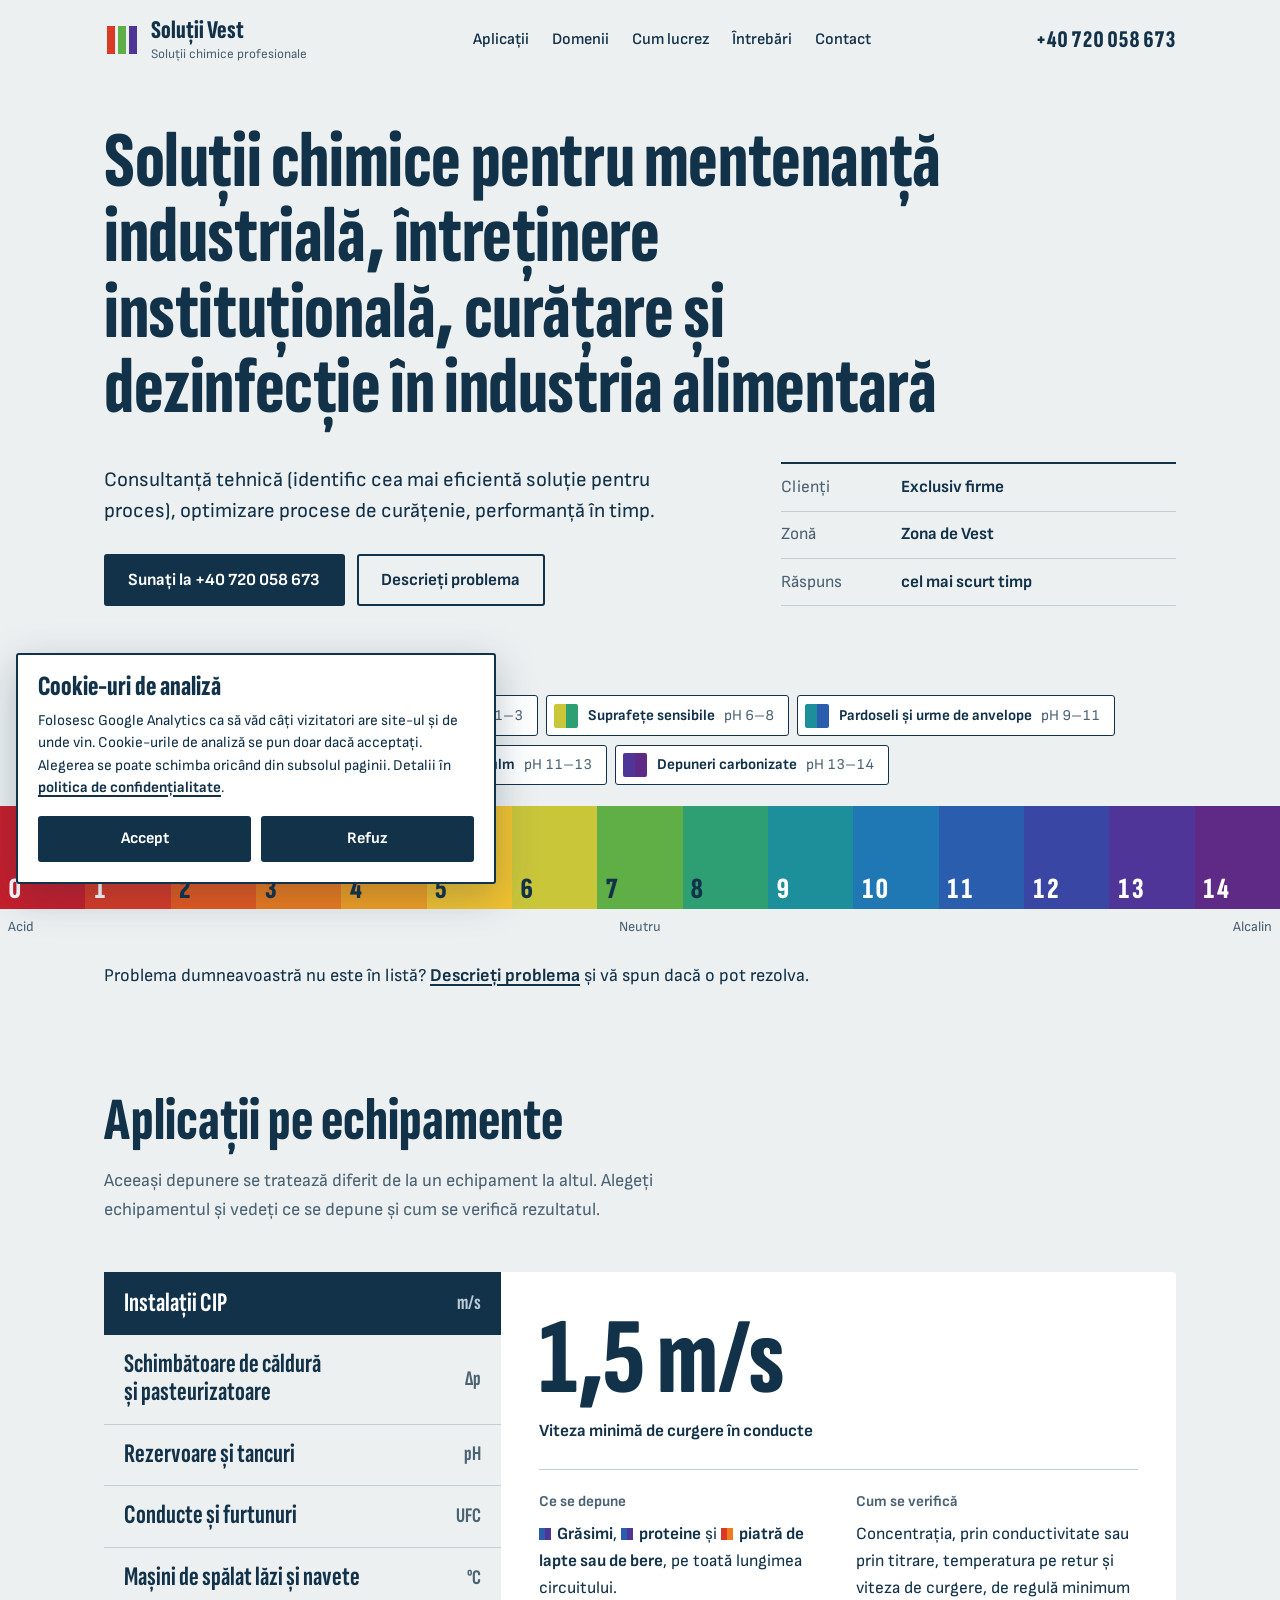
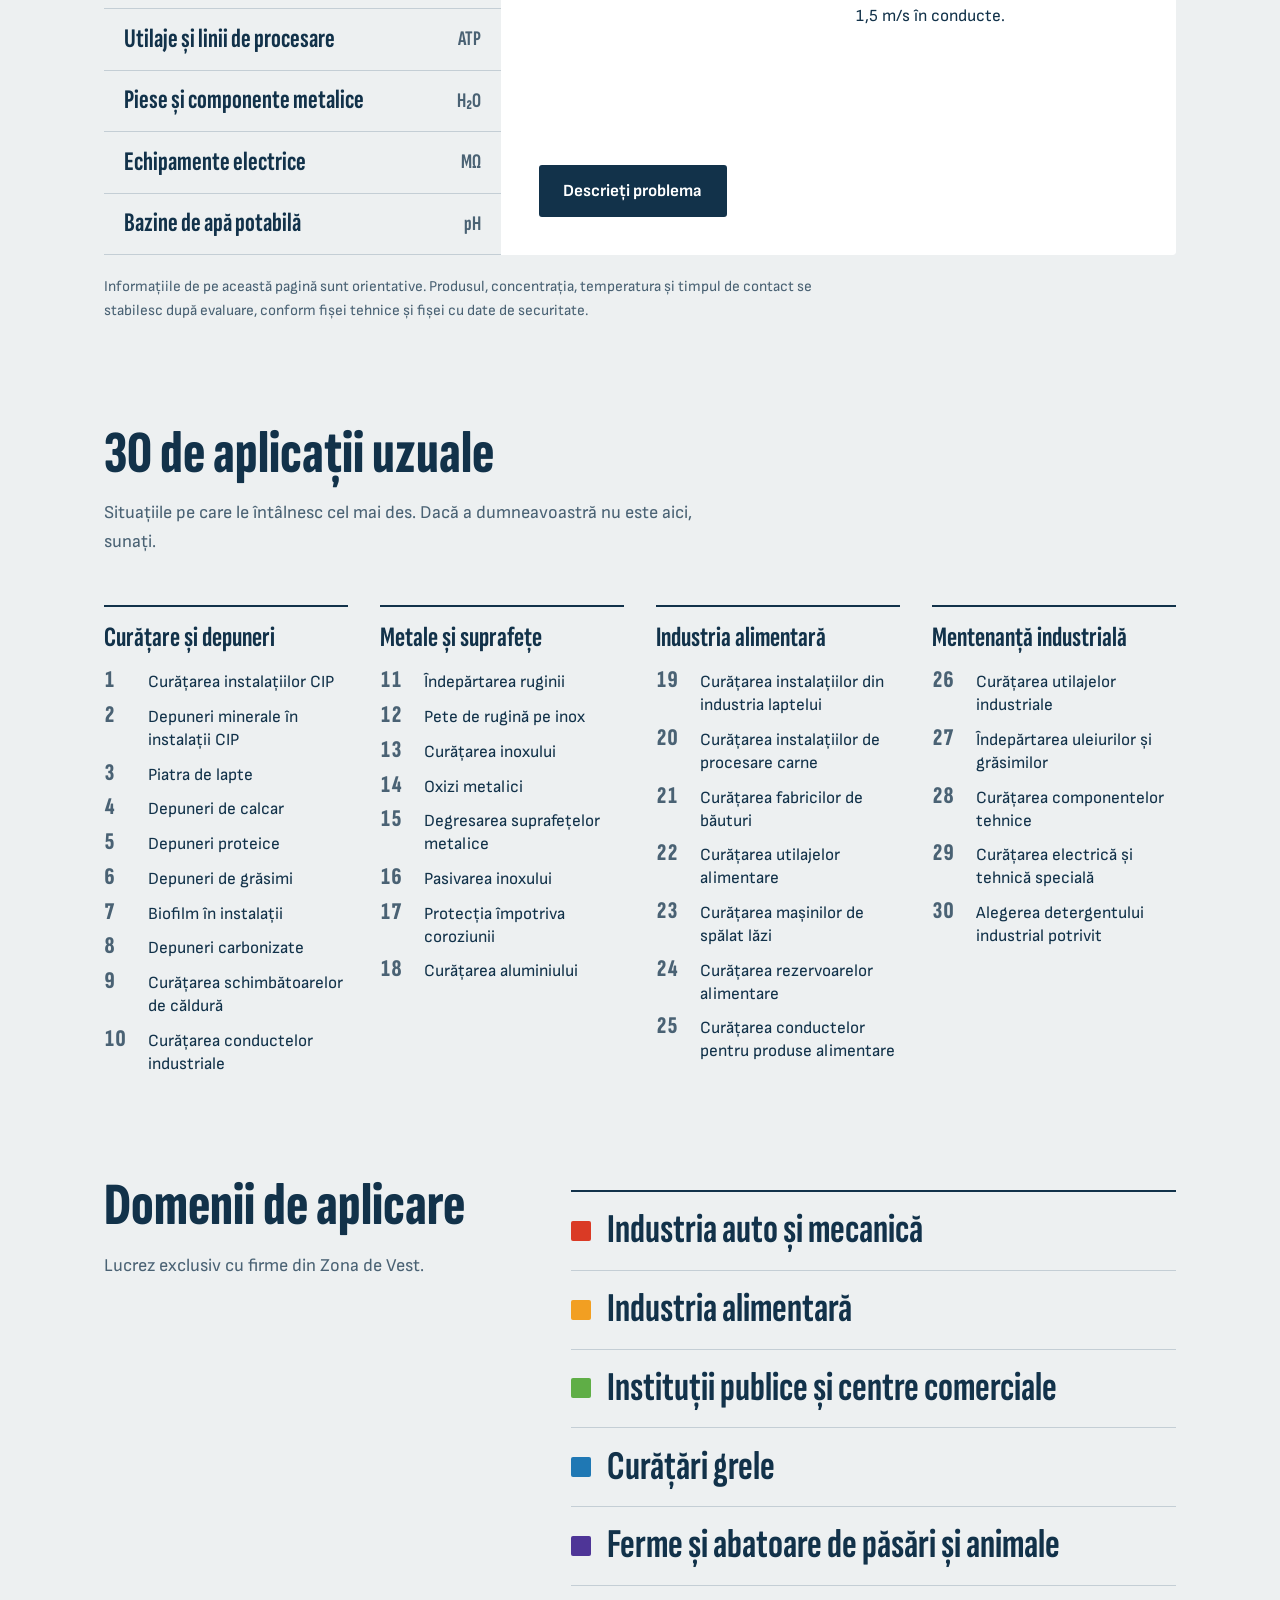
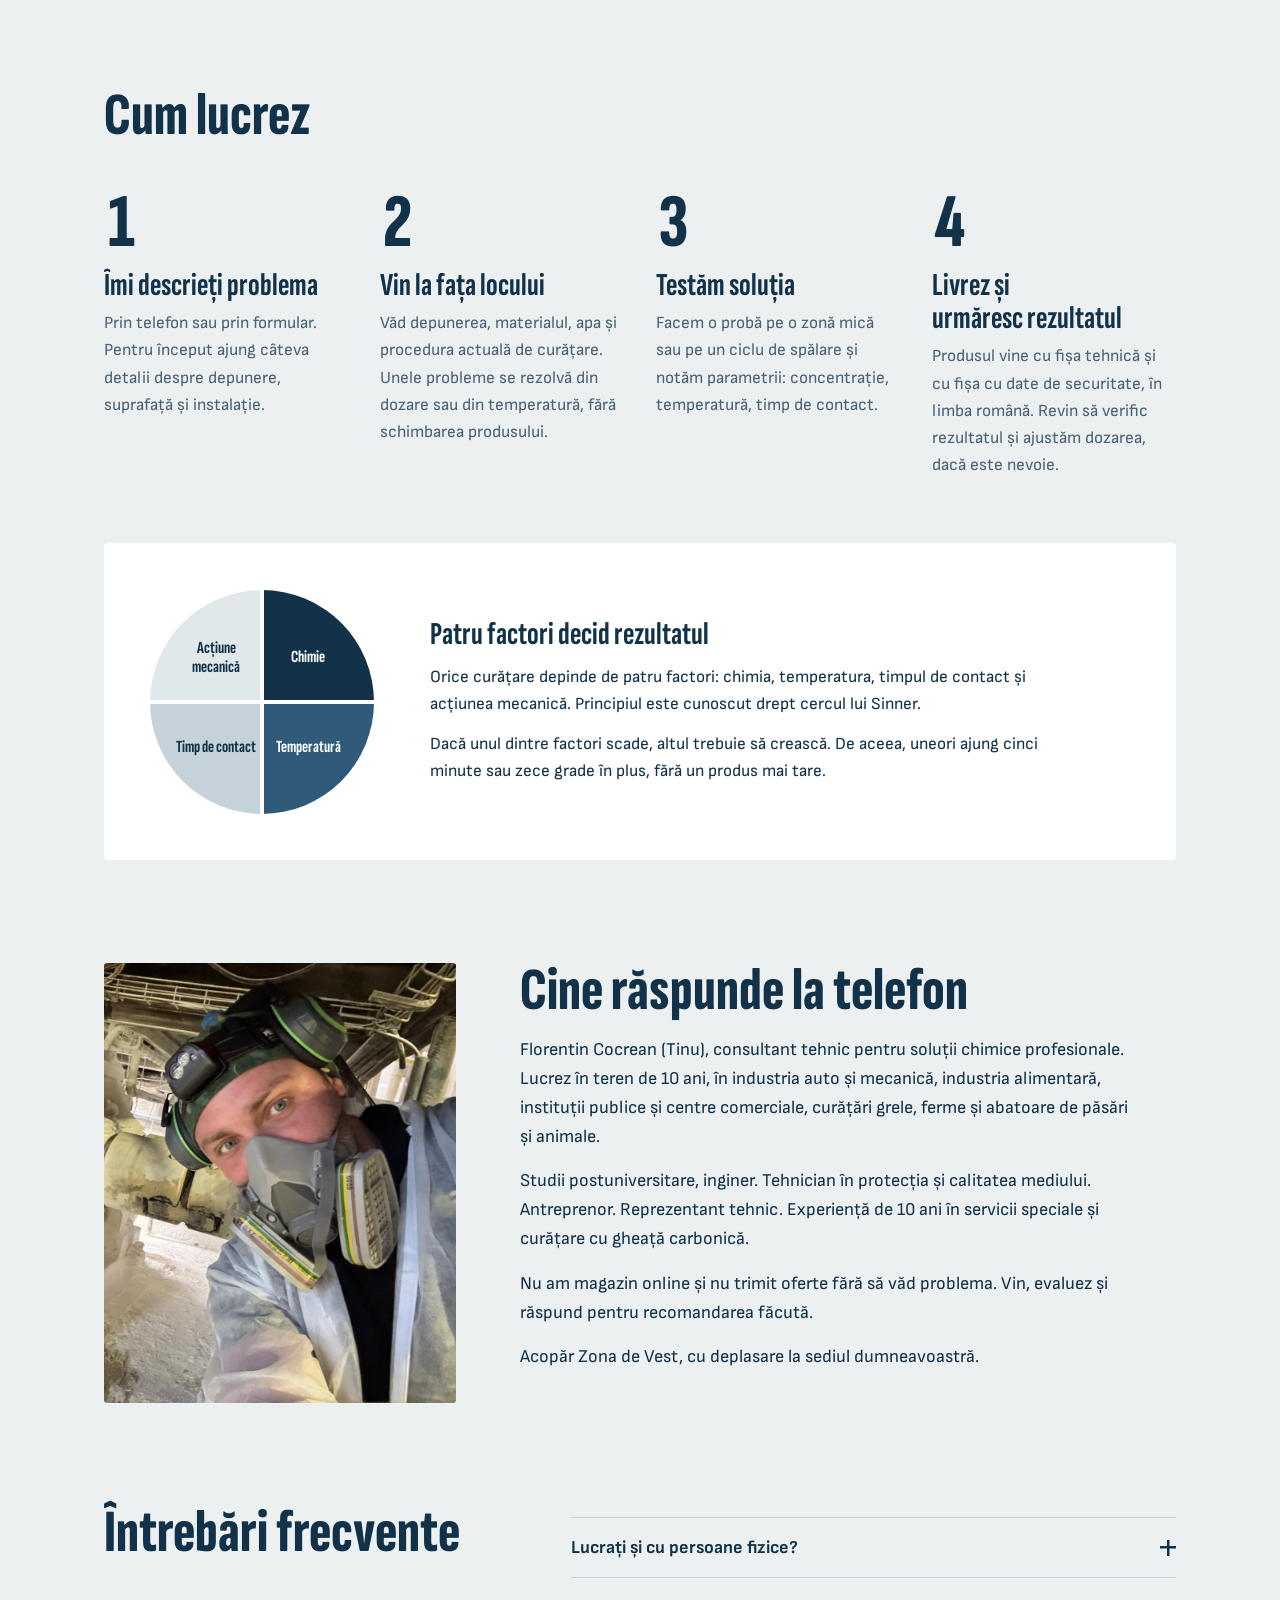
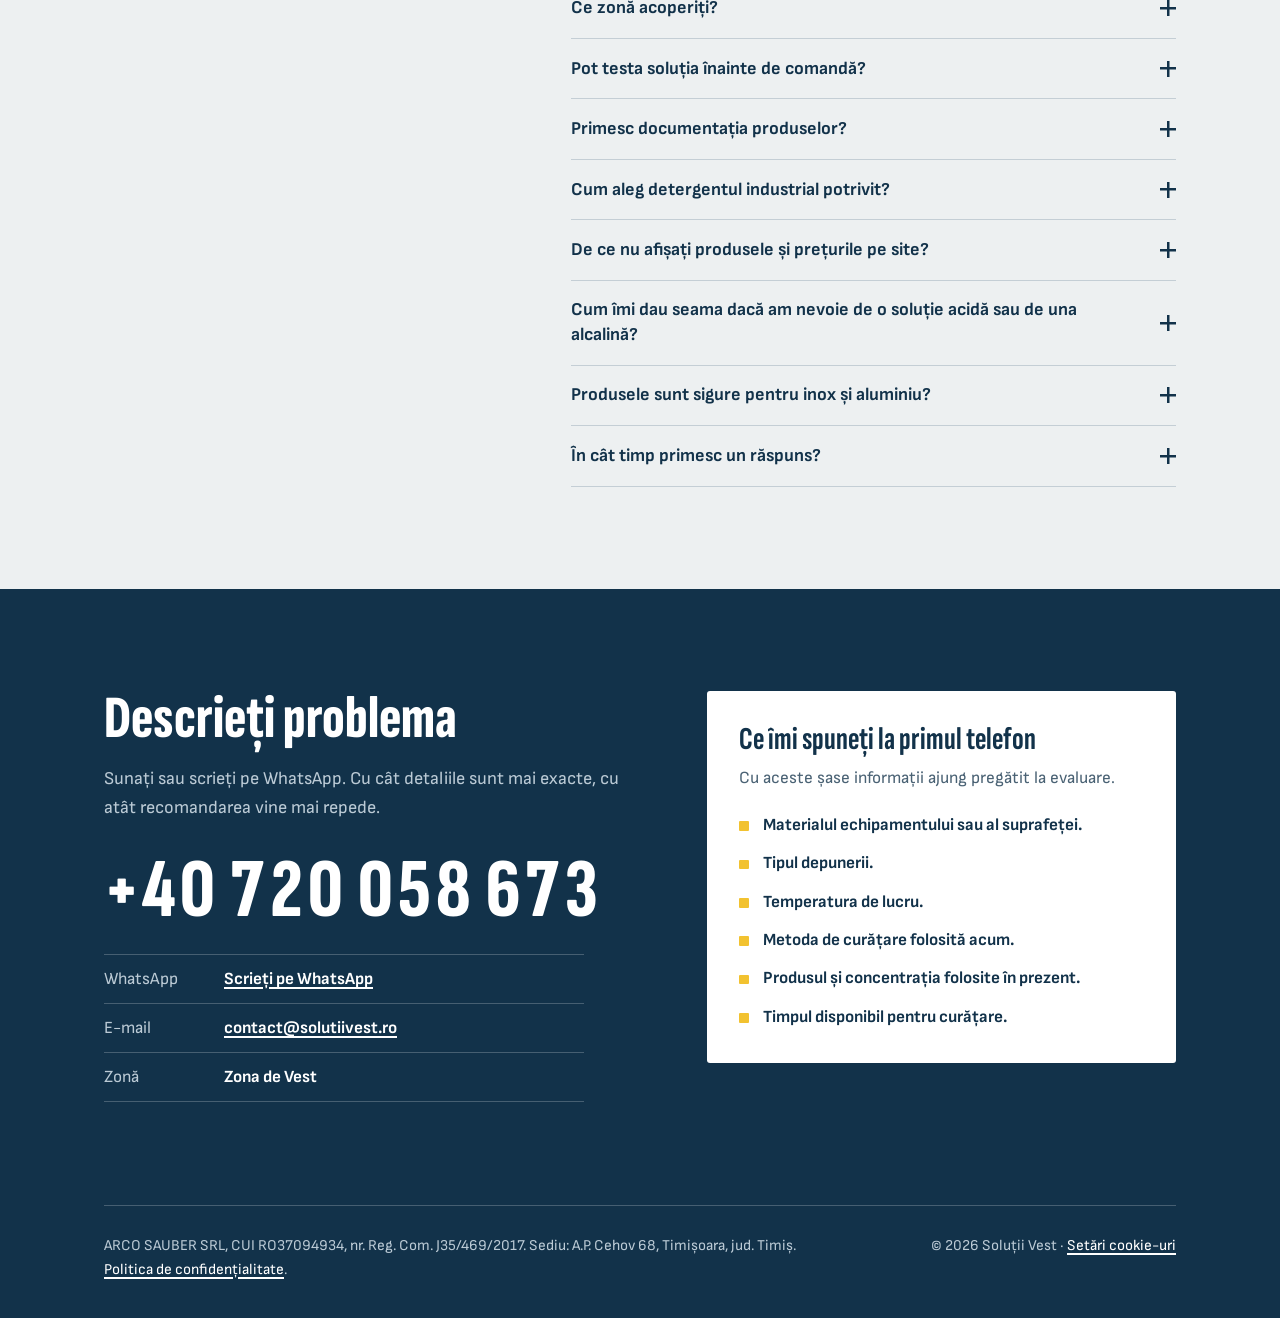
<file: site/index.html>
<!DOCTYPE html>
<html lang="ro">
<head>
<meta charset="utf-8">
<meta name="viewport" content="width=device-width, initial-scale=1, viewport-fit=cover">
<script>
window.dataLayer = window.dataLayer || [];
function gtag(){dataLayer.push(arguments);}
gtag("consent", "default", {"ad_storage": "denied", "ad_user_data": "denied", "ad_personalization": "denied",
  "analytics_storage": (function () { try { return localStorage.getItem("analiza") === "da" ? "granted" : "denied"; } catch (e) { return "denied"; } })()});
gtag("js", new Date());
gtag("config", "G-VHGQ135GDB");
</script>
<script async src="https://www.googletagmanager.com/gtag/js?id=G-VHGQ135GDB"></script>
<title>Soluții chimice pentru industrie și instituții, Zona de Vest</title>
<meta name="description" content="Soluții chimice pentru industrie, instituții și industria alimentară: mentenanță, curățare, dezinfecție. Timiș, Arad, Hunedoara, Caraș-Severin. Doar firme.">
<meta name="robots" content="index, follow, max-image-preview:large">
<link rel="canonical" href="https://solutiivest.ro/">
<link rel="preload" href="fonts/sofia-sans-extra-condensed.c8edf8bd.woff2" as="font" type="font/woff2" crossorigin>
<link rel="preload" href="fonts/sofia-sans.9fef81be.woff2" as="font" type="font/woff2" crossorigin>
<link rel="icon" href="favicon.svg" type="image/svg+xml">
<link rel="apple-touch-icon" href="apple-touch-icon.png">
<meta name="theme-color" content="#12324A">
<meta name="format-detection" content="telephone=no">
<meta property="og:type" content="website">
<meta property="og:locale" content="ro_RO">
<meta property="og:site_name" content="Soluții Vest">
<meta property="og:title" content="Soluții chimice pentru industrie și instituții, Zona de Vest">
<meta property="og:description" content="Soluții chimice pentru industrie, instituții și industria alimentară: mentenanță, curățare, dezinfecție. Timiș, Arad, Hunedoara, Caraș-Severin. Doar firme.">
<meta property="og:url" content="https://solutiivest.ro/">
<meta property="og:image" content="https://solutiivest.ro/og.png">
<meta property="og:image:width" content="1200">
<meta property="og:image:height" content="630">
<meta name="twitter:card" content="summary_large_image">
<style>@font-face{font-family:"Sofia Sans";font-style:normal;font-weight:400 700;font-display:swap;src:url("fonts/sofia-sans.9fef81be.woff2") format("woff2")}
@font-face{font-family:"Sofia Sans Extra Condensed";font-style:normal;font-weight:500 900;font-display:swap;src:url("fonts/sofia-sans-extra-condensed.c8edf8bd.woff2") format("woff2")}
@font-face{font-family:"Titlu fallback";font-weight:500 900;src:local("Arial Bold"),local("Arial-BoldMT"),local("Roboto Bold"),local("Liberation Sans Bold");size-adjust:64.8%;ascent-override:138.8%;descent-override:46.3%;line-gap-override:0%}
@font-face{font-family:"Text fallback";src:local("Arial"),local("ArialMT"),local("Roboto"),local("Liberation Sans");size-adjust:97.4%;ascent-override:92.4%;descent-override:30.8%;line-gap-override:0%}
:root{--ground: #EDF0F1;--panel: #FFFFFF;--ink: #12324A;--ink-soft: #4A6274;--line: #C4CED5;--off: #D9DFE3;--band: #12324A;--on-band: #FFFFFF;--on-band-soft: #BBCAD5;--alert: #C8202C;--draft: #B8177A;--ph0: #C81E2B;--on0: #FFFFFF;--ph1: #DA3A25;--on1: #FFFFFF;--ph2: #E7591F;--on2: #12324A;--ph3: #EE7B1D;--on3: #12324A;--ph4: #F29F22;--on4: #12324A;--ph5: #F2C230;--on5: #12324A;--ph6: #C9C63A;--on6: #12324A;--ph7: #5FAE46;--on7: #12324A;--ph8: #2E9E73;--on8: #12324A;--ph9: #1C8F9A;--on9: #FFFFFF;--ph10: #1F78B4;--on10: #FFFFFF;--ph11: #2B5DAE;--on11: #FFFFFF;--ph12: #3A46A3;--on12: #FFFFFF;--ph13: #4E3597;--on13: #FFFFFF;--ph14: #5E2A86;--on14: #FFFFFF;--font-display: "Sofia Sans Extra Condensed", "Titlu fallback", "Arial Narrow", Arial, sans-serif;--font-body: "Sofia Sans", "Text fallback", Arial, Helvetica, sans-serif;--gutter: clamp(1.125rem, 4vw, 2.5rem);--radius: 3px;color-scheme: light}*, *::before, *::after{box-sizing: border-box}html{-webkit-text-size-adjust: 100%;scroll-padding-top: 1.5rem}@media (prefers-reduced-motion: no-preference){html{scroll-behavior: smooth}}body{margin: 0;background: var(--ground);color: var(--ink);font: 400 1.0625rem/1.6 var(--font-body);-webkit-font-smoothing: antialiased;overflow-wrap: break-word}h1, h2, h3, p, ul, ol, dl, dd, figure{margin: 0}ul, ol{padding: 0;list-style: none}img, svg{max-width: 100%}a{color: inherit;text-decoration-thickness: 1.5px;text-underline-offset: 0.18em}strong{font-weight: 700}:focus-visible{outline: 3px solid var(--ph10);outline-offset: 3px;border-radius: 2px}.wrap{max-width: 72rem;margin-inline: auto;padding-inline: var(--gutter)}.skip{position: absolute;left: var(--gutter);top: -4rem;z-index: 20;background: var(--ink);color: #fff;padding: 0.6rem 1rem;border-radius: var(--radius)}.skip:focus{top: 0.75rem}h1, h2, h3, .num{font-family: var(--font-display);text-wrap: balance}h1{font-weight: 800;font-size: clamp(2.75rem, 6.2vw, 5.1rem);line-height: 0.95;letter-spacing: -0.005em}h2{font-weight: 800;font-size: clamp(2.3rem, 4.8vw, 3.75rem);line-height: 0.96}h3{font-weight: 700;font-size: clamp(1.6rem, 2.5vw, 2rem);line-height: 1.04}.lead{font-size: clamp(1.125rem, 1.6vw, 1.3125rem);line-height: 1.5;max-width: 40rem}.intro{margin-top: 1rem;max-width: 40rem;color: var(--ink-soft);font-size: 1.125rem}.btn{display: inline-flex;align-items: center;justify-content: center;gap: 0.5rem;min-height: 3.25rem;padding: 0.7rem 1.4rem;font: 700 1.0625rem/1.2 var(--font-body);text-decoration: none;text-align: center;border: 2px solid var(--ink);border-radius: var(--radius);cursor: pointer;background: var(--ink);color: #fff;transition: background-color 0.15s, color 0.15s}.btn:hover{background: #0B2233;border-color: #0B2233}.btn-ghost{background: transparent;color: var(--ink)}.btn-ghost:hover{background: var(--ink);color: #fff}.btn-light{background: #fff;color: var(--ink);border-color: #fff}.btn-light:hover{background: var(--ground);border-color: var(--ground)}.btn[disabled]{opacity: 0.6;cursor: progress}.ph{background: color-mix(in srgb, var(--draft) 13%, transparent);outline: 1.5px dashed var(--draft);outline-offset: 1px;border-radius: 2px;padding-inline: 0.2em}.draft-bar{background: color-mix(in srgb, var(--draft) 10%, var(--ground));border-bottom: 1.5px dashed var(--draft);font-size: 0.9375rem;line-height: 1.4;padding-block: 0.5rem}.top{display: flex;align-items: center;justify-content: space-between;gap: 1rem 2rem;padding-block: 1.1rem}.brand{display: inline-flex;align-items: center;gap: 0.7rem;text-decoration: none;min-width: 0}.brand svg{flex: none;width: 2.25rem;height: 2.25rem}.brand-name{font: 800 1.6rem/1 var(--font-display)}.brand-sub{display: block;font-size: 0.8125rem;line-height: 1.2;color: var(--ink-soft)}.nav{display: none}.nav ul{display: flex;gap: clamp(1rem, 1.8vw, 1.75rem)}.nav a{text-decoration: none;font-weight: 600;font-size: 1rem}.nav a:hover{text-decoration: underline}.top-tel{flex: none;font: 800 1.5rem/1 var(--font-display);text-decoration: none;font-variant-numeric: tabular-nums}.top-tel:hover{text-decoration: underline}@media (min-width: 62rem){.nav{display: block}}.hero{padding-top: clamp(1.5rem, 3.5vw, 3rem)}.hero-row{display: grid;gap: 2rem 4rem;margin-top: clamp(1.5rem, 3vw, 2.25rem);grid-template-columns: minmax(0, 1fr);align-items: end}.cta{display: flex;flex-wrap: wrap;gap: 0.75rem;margin-top: 1.75rem}.facts{display: grid;gap: 0;border-top: 2px solid var(--ink)}.facts div{display: grid;grid-template-columns: 6.5rem minmax(0, 1fr);gap: 1rem;padding-block: 0.6rem;border-bottom: 1px solid var(--line)}.facts dt{color: var(--ink-soft)}.facts dd{font-weight: 700}@media (min-width: 62rem){.hero-row{grid-template-columns: minmax(0, 1.55fr) minmax(0, 1fr)}}.pick{margin-top: clamp(2.25rem, 4vw, 3rem)}.pick-q{font: 700 1.6rem/1.1 var(--font-display);margin-bottom: 0.8rem}.chips{display: flex;flex-wrap: wrap;gap: 0.5rem}.chip{display: inline-flex;align-items: center;gap: 0.6rem;padding: 0.45rem 0.85rem 0.45rem 0.45rem;background: var(--panel);border: 1.5px solid var(--ink);border-radius: var(--radius);text-decoration: none;font-weight: 700;font-size: 0.9375rem;line-height: 1.2;transition: background-color 0.15s, color 0.15s}.chip-sw{flex: none;width: 1.5rem;height: 1.5rem;border-radius: 2px;background: linear-gradient(90deg, var(--a) 50%, var(--b) 50%)}.chip-ph{font-weight: 400;color: var(--ink-soft);font-variant-numeric: tabular-nums;white-space: nowrap}.chip:hover, .chip:focus-visible{background: var(--ink);color: #fff}.chip:hover .chip-ph, .chip:focus-visible .chip-ph{color: var(--on-band-soft)}.scale{display: grid;grid-template-columns: repeat(15, minmax(0, 1fr));margin-top: 1.25rem}.cell{display: flex;align-items: flex-end;min-width: 0;height: clamp(3.25rem, 8vw, 6.5rem);padding: 0.25rem clamp(0.2rem, 0.6vw, 0.6rem);background: var(--c);color: var(--on);font: 800 clamp(0.95rem, 2.3vw, 2rem)/1 var(--font-display);font-variant-numeric: tabular-nums;transition: background-color 0.2s, color 0.2s}.scale-key{display: grid;grid-template-columns: repeat(3, minmax(0, 1fr));padding: 0.45rem clamp(0.2rem, 0.6vw, 0.6rem) 0;font-size: 0.875rem;color: var(--ink-soft)}.scale-key span:nth-child(2){text-align: center}.scale-key span:nth-child(3){text-align: right}@media (prefers-reduced-motion: no-preference){.cell{animation: develop 0.45s ease-out backwards;animation-delay: calc(var(--i) * 45ms + 150ms)}}@keyframes develop{from{background: var(--off);color: transparent}}.hero:has(#c-rugina:is(:hover,:focus-visible)) .cell:not(:nth-child(n+2):nth-child(-n+3)){background:var(--off);color:var(--ink-soft)}.hero:has(#c-calcar:is(:hover,:focus-visible)) .cell:not(:nth-child(n+2):nth-child(-n+4)){background:var(--off);color:var(--ink-soft)}.hero:has(#c-suprafete-sensibile:is(:hover,:focus-visible)) .cell:not(:nth-child(n+7):nth-child(-n+9)){background:var(--off);color:var(--ink-soft)}.hero:has(#c-pardoseli:is(:hover,:focus-visible)) .cell:not(:nth-child(n+10):nth-child(-n+12)){background:var(--off);color:var(--ink-soft)}.hero:has(#c-grasimi:is(:hover,:focus-visible)) .cell:not(:nth-child(n+12):nth-child(-n+14)){background:var(--off);color:var(--ink-soft)}.hero:has(#c-proteine-biofilm:is(:hover,:focus-visible)) .cell:not(:nth-child(n+12):nth-child(-n+14)){background:var(--off);color:var(--ink-soft)}.hero:has(#c-carbonizate:is(:hover,:focus-visible)) .cell:not(:nth-child(n+14):nth-child(-n+15)){background:var(--off);color:var(--ink-soft)}.sec{padding-block: clamp(3.5rem, 8vw, 6.5rem)}.sec-tight{padding-top: 0}.probs{--rail-gap: clamp(1.75rem, 4vw, 3rem);position: relative;margin-top: clamp(2rem, 4vw, 3rem);padding-left: var(--rail-gap)}.probs::before{content: "";position: absolute;left: 0;top: 0;bottom: 0;width: 8px;background: linear-gradient(to bottom, var(--ph1) 0%, var(--ph3) 20%, var(--ph7) 36%, var(--ph10) 52%, var(--ph12) 76%, var(--ph14) 100%)}.prob{position: relative;display: grid;gap: 1.1rem 2.5rem;grid-template-columns: minmax(0, 1fr);padding-block: clamp(1.75rem, 3vw, 2.5rem);border-top: 1px solid var(--line);scroll-margin-top: 1rem}.prob:first-child{border-top: 0;padding-top: 0}.prob:last-child{padding-bottom: 0}.prob::before{content: "";position: absolute;left: calc(-1 * var(--rail-gap) - 6px);top: clamp(1.75rem, 3vw, 2.5rem);width: 20px;height: 20px;border-radius: 2px;background: var(--zone);border: 3px solid var(--ground)}.prob:first-child::before{top: 0;border-top-width: 0;height: 17px}.prob-meta{display: flex;flex-wrap: wrap;align-items: baseline;gap: 0.35rem 1rem}.prob-ph{font: 800 2.5rem/0.95 var(--font-display);font-variant-numeric: tabular-nums;white-space: nowrap}.prob-kind{font-weight: 700;font-size: 0.9375rem;line-height: 1.3}.mini{display: grid;grid-template-columns: repeat(15, minmax(0, 1fr));gap: 2px;width: 100%;max-width: 10rem;flex-basis: 100%;margin-top: 0.4rem}.mini span{height: 10px;border-radius: 1px;background: var(--off)}.mini .on{background: var(--c)}.prob-body{min-width: 0}.prob-body p{margin-top: 0.7rem;max-width: 38rem}.prob:target h3, .app:target h3{background: linear-gradient(to top, color-mix(in srgb, var(--zone) 32%, transparent) 0.42em, transparent 0.42em);display: inline}.warn{align-self: start;min-width: 0;background: var(--panel);border-radius: var(--radius);padding: 1.1rem 1.25rem 1.2rem}.warn-h{display: flex;align-items: center;gap: 0.55rem;font-weight: 700;font-size: 1rem;line-height: 1.2}.warn-h svg{flex: none;width: 1.5rem;height: 1.5rem}.warn p{margin-top: 0.55rem;font-size: 1rem;line-height: 1.5}@media (min-width: 66rem){.prob{grid-template-columns: 10rem minmax(0, 1fr) minmax(0, 19rem)}.prob-meta{flex-direction: column;flex-wrap: nowrap;align-items: flex-start;align-self: start;gap: 0.35rem}.mini{flex-basis: auto;margin-top: 0.6rem}}.rule{display: grid;gap: 0.75rem 1.25rem;grid-template-columns: minmax(0, 1fr);margin-top: clamp(2rem, 4vw, 3rem);padding: 1.25rem 1.4rem;background: var(--panel);border-radius: var(--radius);border-left: 0}.rule p{max-width: 46rem}.rule .rule-main{display: flex;gap: 0.75rem;align-items: flex-start;font-weight: 700;font-size: 1.125rem;line-height: 1.4}.rule .rule-main svg{flex: none;width: 1.75rem;height: 1.75rem;margin-top: 0.05rem}.rule .rule-note{color: var(--ink-soft);font-size: 0.9375rem}.after{margin-top: 1.75rem;font-size: 1.125rem}.hero .after{margin-top: 1.5rem}.apps-note{margin-top: 1.25rem;max-width: 46rem;font-size: 0.9375rem;color: var(--ink-soft)}.after a{font-weight: 700}.apps{margin-top: clamp(2rem, 4vw, 3rem);border-top: 2px solid var(--ink)}.app{--zone: var(--ph5);border-bottom: 1px solid var(--line);scroll-margin-top: 1rem}.app summary{display: flex;align-items: center;gap: 1rem;padding-block: 1rem;cursor: pointer;list-style: none}.app summary::-webkit-details-marker{display: none}.app summary h3{flex: 1 1 auto;min-width: 0;font-size: clamp(1.45rem, 2.1vw, 1.7rem)}.app-unit{flex: none;font: 700 1.3rem/1 var(--font-display);color: var(--ink-soft)}.app summary::after{content: "";flex: none;width: 0.9rem;height: 0.9rem;background: linear-gradient(var(--ink), var(--ink)) center / 100% 2.5px no-repeat, linear-gradient(var(--ink), var(--ink)) center / 2.5px 100% no-repeat;transition: transform 0.2s}.app[open] summary::after{transform: rotate(45deg)}.app-panel{padding-bottom: 1.75rem}.app-token{font: 800 clamp(3.75rem, 10vw, 6.75rem)/0.9 var(--font-display);letter-spacing: -0.01em}.app-note{margin-top: 0.6rem;font-weight: 700;max-width: 26rem}.app-cols{display: grid;gap: 1.25rem 2.25rem;grid-template-columns: minmax(0, 1fr);margin-top: 1.5rem;padding-top: 1.25rem;border-top: 1px solid var(--line)}.app-cols > div{min-width: 0}.app-cols p{max-width: 34rem}.app-label{font-weight: 700;font-size: 0.9375rem;color: var(--ink-soft)}.app-label + p{margin-top: 0.45rem}.dep{font-weight: 700;padding-left: 1.05em;background: linear-gradient(90deg, var(--a) 50%, var(--b) 50%) 0 52% / 0.72em 0.72em no-repeat}.app-panel .btn{margin-top: 1.5rem}@media (prefers-reduced-motion: no-preference){.app[open] .app-panel{animation: app-in 0.3s ease-out}}@keyframes app-in{from{opacity: 0;transform: translateY(0.6rem)}}@media (prefers-reduced-motion: reduce){.app summary::after{transition: none}}@media (min-width: 62rem){.apps{position: relative;min-height: 36rem;border-top: 0}.apps::after{content: "Alegeți un echipament din listă.";position: absolute;top: 0;right: 0;bottom: 0;width: 63%;display: grid;place-items: center;background: var(--off);color: var(--ink-soft);border-radius: 0 var(--radius) var(--radius) 0}.app{width: 37%;border-bottom: 0}.app summary{padding: 1.02rem 1.25rem;border-bottom: 1px solid var(--line);transition: background-color 0.15s, color 0.15s}.app:first-child summary{border-top: 1px solid var(--line)}.app summary::after{display: none}.app:not([open]) summary:hover{background: var(--off)}.app[open] summary{background: var(--ink);border-color: var(--ink);color: #fff;cursor: default}.app[open] .app-unit{color: var(--on-band-soft)}.app-panel{position: absolute;z-index: 1;top: 0;right: 0;bottom: 0;width: 63%;display: flex;flex-direction: column;padding: clamp(1.75rem, 3vw, 2.75rem);background: var(--panel);border-radius: 0 var(--radius) var(--radius) 0}.app-cols{grid-template-columns: repeat(auto-fit, minmax(11rem, 1fr))}.app-panel .btn{margin-top: auto;align-self: flex-start}}.usual{display: grid;gap: 2.25rem 2.5rem;grid-template-columns: minmax(0, 1fr);margin-top: clamp(2rem, 4vw, 3rem)}.usual-group{min-width: 0;border-top: 2px solid var(--ink);padding-top: 1rem}.usual-group h3{font-size: clamp(1.5rem, 2.2vw, 1.8rem)}.usual ul{display: grid;gap: 0.55rem;margin-top: 1rem}.usual li{display: grid;grid-template-columns: 2.25rem minmax(0, 1fr);column-gap: 0.5rem;align-items: baseline;line-height: 1.35}.usual .num{font: 800 1.5rem/1 var(--font-display);font-variant-numeric: tabular-nums;color: var(--ink-soft)}@media (min-width: 40rem){.usual{grid-template-columns: repeat(2, minmax(0, 1fr))}}@media (min-width: 62rem){.usual{grid-template-columns: repeat(4, minmax(0, 1fr));gap: 2.25rem 2rem}}.dom{display: grid;gap: 1.5rem 4rem;grid-template-columns: minmax(0, 1fr)}.dom-list{margin-top: 0.5rem;border-top: 2px solid var(--ink)}.dom-list li{display: grid;grid-template-columns: 1.25rem minmax(0, 1fr);column-gap: 1rem;align-items: center;padding-block: 0.9rem;border-bottom: 1px solid var(--line)}.dom-list h3{font-size: clamp(1.75rem, 3.2vw, 2.6rem);line-height: 1}.dom-sw{width: 1.25rem;height: 1.25rem;border-radius: 2px;background: var(--c)}@media (min-width: 62rem){.dom{grid-template-columns: minmax(0, 1fr) minmax(0, 1.5fr);align-items: start}.dom-head{position: sticky;top: 5rem}.dom-list{margin-top: 0.75rem}.dom-list li{padding-block: 1.15rem}}.steps{display: grid;gap: 1.75rem 2rem;grid-template-columns: minmax(0, 1fr);margin-top: clamp(2rem, 4vw, 3rem);counter-reset: pas}.steps li{min-width: 0;counter-increment: pas;display: grid;grid-template-columns: 2.75rem minmax(0, 1fr);column-gap: 1rem;align-items: start}.steps li::before{content: counter(pas);grid-row: 1 / span 2;font: 800 4rem/0.8 var(--font-display);font-variant-numeric: tabular-nums}.steps p{margin-top: 0.5rem;color: var(--ink-soft);max-width: 38rem}@media (min-width: 60rem){.steps{grid-template-columns: repeat(4, minmax(0, 1fr));gap: 2rem}.steps li{display: block}.steps li::before{display: block;font-size: 4.75rem;margin-bottom: 0.9rem}}.sinner{display: grid;gap: 1.75rem 3rem;grid-template-columns: minmax(0, 1fr);align-items: center;margin-top: clamp(2.5rem, 5vw, 4rem);padding: clamp(1.5rem, 3vw, 2.5rem);background: var(--panel);border-radius: var(--radius)}.sinner svg{display: block;width: 100%;max-width: 15rem;height: auto}.sinner p{margin-top: 0.8rem;max-width: 38rem}.sinner text{font-family: var(--font-display);font-weight: 700;font-size: 17px}@media (min-width: 48rem){.sinner{grid-template-columns: 15rem minmax(0, 1fr)}}.cases{display: grid;gap: 1.25rem;grid-template-columns: repeat(auto-fit, minmax(min(100%, 17rem), 1fr));margin-top: clamp(2rem, 4vw, 3rem)}.case{min-width: 0;background: var(--panel);border-radius: var(--radius);padding: 1.4rem 1.5rem 1.6rem}.case dl{display: grid;gap: 1rem}.case dt{font-weight: 700;font-size: 0.9375rem}.case dd{margin-top: 0.2rem}.case dd.result{font: 700 1.5rem/1.15 var(--font-display)}.about{display: grid;gap: 2rem 4rem;grid-template-columns: minmax(0, 1fr);align-items: start}.about-text p{margin-top: 1rem;max-width: 38rem;font-size: 1.125rem}.photo{aspect-ratio: 4 / 5;width: 100%;max-width: 22rem;border-radius: var(--radius);display: flex;align-items: flex-end;padding: 1rem;font-size: 0.9375rem;line-height: 1.4;color: var(--ink);background: repeating-linear-gradient(135deg, var(--off) 0 10px, #E4E9EC 10px 20px);outline: 1.5px dashed var(--draft);outline-offset: -1.5px}.photo-img{display: block;width: 100%;max-width: 22rem;height: auto;aspect-ratio: 4 / 5;object-fit: cover;border-radius: var(--radius)}@media (min-width: 52rem){.about{grid-template-columns: minmax(0, 22rem) minmax(0, 1fr)}}.faq{margin-top: clamp(1.5rem, 3vw, 2.5rem);border-bottom: 1px solid var(--line)}@media (min-width: 62rem){.dom > .faq{margin-top: 0.75rem}}.faq details{border-top: 1px solid var(--line)}.faq summary{display: flex;justify-content: space-between;align-items: center;gap: 1.5rem;padding-block: 1.1rem;cursor: pointer;font-weight: 700;font-size: 1.125rem;line-height: 1.35;list-style: none}.faq summary::-webkit-details-marker{display: none}.faq summary::after{content: "";flex: none;width: 1rem;height: 1rem;background: linear-gradient(var(--ink), var(--ink)) center / 100% 2.5px no-repeat, linear-gradient(var(--ink), var(--ink)) center / 2.5px 100% no-repeat;transition: transform 0.2s}.faq details[open] summary::after{transform: rotate(45deg)}.faq details p{padding-bottom: 1.25rem;max-width: 42rem}@media (prefers-reduced-motion: reduce){.faq summary::after{transition: none}}.band{background: var(--band);color: var(--on-band)}.band .intro{color: var(--on-band-soft)}.contact{display: grid;gap: 2.5rem 4rem;grid-template-columns: minmax(0, 1fr);align-items: start}.tel-xl{display: inline-block;margin-top: 1.75rem;font: 800 clamp(3rem, 7.5vw, 5.25rem)/0.95 var(--font-display);text-decoration: none;font-variant-numeric: tabular-nums}.tel-xl:hover{text-decoration: underline;text-decoration-thickness: 3px}.ways{display: grid;margin-top: 1.5rem;border-top: 1px solid rgb(255 255 255 / 0.22);max-width: 30rem}.ways div{display: grid;grid-template-columns: 6.5rem minmax(0, 1fr);gap: 1rem;padding-block: 0.65rem;border-bottom: 1px solid rgb(255 255 255 / 0.22)}.ways dt{color: var(--on-band-soft)}.ways dd{font-weight: 700}.need{background: var(--panel);color: var(--ink);border-radius: var(--radius);padding: clamp(1.25rem, 3vw, 2rem)}.need p{margin-top: 0.5rem;color: var(--ink-soft)}.need ul{display: grid;gap: 0.7rem;margin-top: 1.25rem;font-size: 1.0625rem;font-weight: 700}.need li{position: relative;padding-left: 1.5rem}.need li::before{content: "";position: absolute;left: 0;top: 0.55em;width: 0.6rem;height: 0.6rem;border-radius: 1px;background: var(--ph5)}@media (min-width: 62rem){.contact{grid-template-columns: minmax(0, 1.15fr) minmax(0, 1fr)}}.foot{padding-bottom: 2.25rem;font-size: 0.9375rem;color: var(--on-band-soft)}.foot-in{display: flex;flex-wrap: wrap;justify-content: space-between;gap: 1rem 3rem;padding-top: 1.75rem;border-top: 1px solid rgb(255 255 255 / 0.22)}.foot p{max-width: 44rem}.foot a{color: #fff}.dock{display: none}@media (max-width: 43.99rem){.dock{position: fixed;left: 0;right: 0;bottom: 0;z-index: 10;display: grid;grid-template-columns: repeat(2, minmax(0, 1fr));gap: 0.5rem;padding: 0.5rem 0.75rem calc(0.5rem + env(safe-area-inset-bottom, 0px));background: var(--panel);border-top: 1px solid var(--line)}.dock .btn{min-height: 2.9rem;padding-inline: 0.5rem;font-size: 1rem}.foot{padding-bottom: 6rem}.top-tel{font-size: 1.35rem}.brand-sub{display: none}}@media (max-width: 29.99rem){body{font-size: 1rem}.chip-ph{display: none}.chip{padding-right: 0.7rem;font-size: 0.875rem}.cta .btn{flex: 1 1 100%}}@media print{.dock, .draft-bar, .nav, .skip{display: none}body{background: #fff}}.consent{position:fixed;z-index:30;left:1rem;bottom:1rem;width:min(30rem,calc(100% - 2rem));background:var(--panel);color:var(--ink);border:2px solid var(--ink);border-radius:var(--radius);padding:1.1rem 1.25rem 1.25rem;box-shadow:0 .75rem 2.5rem rgb(18 50 74 / .28)}.consent[hidden]{display:none}.consent:focus{outline:3px solid var(--ph10);outline-offset:3px}.consent h2{font-size:1.75rem;line-height:1}.consent p{margin-top:.55rem;font-size:.9375rem;line-height:1.5}.consent a{font-weight:700}.consent-actions{display:grid;grid-template-columns:repeat(2,minmax(0,1fr));gap:.6rem;margin-top:1rem}.consent .btn{min-height:2.9rem;padding:.55rem 1rem;font-size:1rem}.foot-btn{background:none;border:0;padding:0;font:inherit;color:#fff;text-decoration:underline;text-decoration-thickness:1.5px;text-underline-offset:.18em;cursor:pointer}@media (max-width:43.99rem){.consent{left:.75rem;width:calc(100% - 1.5rem);bottom:.75rem}.dock ~ .consent{bottom:calc(3.9rem + 1px + .75rem + env(safe-area-inset-bottom,0px))}}</style>
<script type="application/ld+json">{"@context":"https://schema.org","@graph":[{"@type":"ProfessionalService","@id":"https://solutiivest.ro/#firma","name":"Soluții Vest","legalName":"ARCO SAUBER SRL","description":"Soluții chimice pentru industrie, instituții și industria alimentară: mentenanță, curățare, dezinfecție. Timiș, Arad, Hunedoara, Caraș-Severin. Doar firme.","url":"https://solutiivest.ro/","image":"https://solutiivest.ro/og.png","telephone":"+40720058673","email":"contact@solutiivest.ro","address":{"@type":"PostalAddress","streetAddress":"A.P. Cehov 68","addressLocality":"Timișoara","addressRegion":"Timiș","addressCountry":"RO"},"areaServed":[{"@type":"AdministrativeArea","name":"Județul Timiș"},{"@type":"AdministrativeArea","name":"Județul Arad"},{"@type":"AdministrativeArea","name":"Județul Hunedoara"},{"@type":"AdministrativeArea","name":"Județul Caraș-Severin"}],"knowsAbout":["curățarea schimbătoarelor de căldură","pasivarea inoxului","degresarea pieselor metalice","detergenți profesionali","curățare industrială","detartrare","degresare industrială","igienizare în industria alimentară","instalații de spălare CIP","întreținerea pardoselilor industriale","curățarea bazinelor de apă potabilă","curățare cu gheață carbonică"],"vatID":"RO37094934"},{"@type":"WebSite","@id":"https://solutiivest.ro/#site","url":"https://solutiivest.ro/","name":"Soluții Vest","inLanguage":"ro-RO","publisher":{"@id":"https://solutiivest.ro/#firma"}},{"@type":"WebPage","@id":"https://solutiivest.ro/#pagina","url":"https://solutiivest.ro/","name":"Soluții chimice pentru industrie și instituții, Zona de Vest","description":"Soluții chimice pentru industrie, instituții și industria alimentară: mentenanță, curățare, dezinfecție. Timiș, Arad, Hunedoara, Caraș-Severin. Doar firme.","inLanguage":"ro-RO","isPartOf":{"@id":"https://solutiivest.ro/#site"},"about":{"@id":"https://solutiivest.ro/#firma"}},{"@type":"FAQPage","@id":"https://solutiivest.ro/#intrebari","mainEntity":[{"@type":"Question","name":"Lucrați și cu persoane fizice?","acceptedAnswer":{"@type":"Answer","text":"Nu. Lucrez exclusiv cu firme și instituții, în domeniile de aplicare de mai sus: industria auto și mecanică, industria alimentară, instituții publice și centre comerciale, curățări grele, ferme și abatoare."}},{"@type":"Question","name":"Ce zonă acoperiți?","acceptedAnswer":{"@type":"Answer","text":"Acopăr Zona de Vest. Pentru proiecte mai mari discutăm și în afara zonei."}},{"@type":"Question","name":"Pot testa soluția înainte de comandă?","acceptedAnswer":{"@type":"Answer","text":"Da. Recomandarea se verifică printr-o probă la fața locului, pe o zonă mică sau pe un ciclu de spălare, înainte de orice comandă."}},{"@type":"Question","name":"Primesc documentația produselor?","acceptedAnswer":{"@type":"Answer","text":"Da. Fiecare produs se livrează cu fișa tehnică și cu fișa cu date de securitate, în limba română."}},{"@type":"Question","name":"Cum aleg detergentul industrial potrivit?","acceptedAnswer":{"@type":"Answer","text":"După patru lucruri: tipul depunerii, materialul suprafeței, metoda de curățare și apa folosită. Abia apoi contează produsul. Un detergent bun, folosit la concentrația sau la temperatura greșită, dă același rezultat ca unul slab."}},{"@type":"Question","name":"De ce nu afișați produsele și prețurile pe site?","acceptedAnswer":{"@type":"Answer","text":"Pentru că alegerea depinde de depunere, de material și de instalație. Același produs poate rezolva o problemă într-un loc și poate strica o suprafață în altul. Întâi evaluez, apoi recomand."}},{"@type":"Question","name":"Cum îmi dau seama dacă am nevoie de o soluție acidă sau de una alcalină?","acceptedAnswer":{"@type":"Answer","text":"Ca regulă generală, depunerile minerale (calcar, rugină) cer soluții acide, iar murdăria organică (grăsimi, proteine) cere soluții alcaline. În practică apar des depuneri mixte, de aceea este nevoie de evaluare."}},{"@type":"Question","name":"Produsele sunt sigure pentru inox și aluminiu?","acceptedAnswer":{"@type":"Answer","text":"Depinde de produs. Inoxul nu tolerează contactul prelungit cu clorurile, iar aluminiul este atacat atât de soluțiile puternic alcaline, cât și de cele puternic acide. Verific compatibilitatea înainte de orice recomandare."}},{"@type":"Question","name":"În cât timp primesc un răspuns?","acceptedAnswer":{"@type":"Answer","text":"Răspund la solicitări în cel mai scurt timp. Pentru urgențe, sunați direct."}}]}]}</script>
</head>
<body>
<a class="skip" href="#continut">Salt la conținut</a>
<header class="wrap top">
  <a class="brand" href="#sus"><svg viewBox="0 0 36 36" aria-hidden="true" focusable="false"><rect x="3" y="4" width="8" height="28" fill="#DA3A25"/><rect x="14" y="4" width="8" height="28" fill="#5FAE46"/><rect x="25" y="4" width="8" height="28" fill="#4E3597"/></svg><span><span class="brand-name">Soluții Vest</span><span class="brand-sub">Soluții chimice profesionale</span></span></a>
  <nav class="nav" aria-label="Secțiunile paginii">
    <ul>
      <li><a href="#aplicatii">Aplicații</a></li>
      <li><a href="#facilitati">Domenii</a></li>
      <li><a href="#cum-lucrez">Cum lucrez</a></li>
      <li><a href="#intrebari">Întrebări</a></li>
      <li><a href="#contact">Contact</a></li>
    </ul>
  </nav>
  <a class="top-tel" href="tel:+40720058673">+40 720 058 673</a>
</header>
<main id="continut">
<section class="hero" id="sus">
  <div class="wrap">
    <h1>Soluții chimice pentru mentenanță industrială, întreținere instituțională, curățare și dezinfecție în industria alimentară</h1>
    <div class="hero-row">
      <div>
        <p class="lead">Consultanță tehnică (identific cea mai eficientă soluție pentru proces), optimizare procese de curățenie, performanță în timp.</p>
        <div class="cta">
          <a class="btn" href="tel:+40720058673">Sunați la +40 720 058 673</a>
          <a class="btn btn-ghost" href="#contact">Descrieți problema</a>
        </div>
      </div>
      <dl class="facts">
        <div><dt>Clienți</dt><dd>Exclusiv firme</dd></div>
        <div><dt>Zonă</dt><dd>Zona de Vest</dd></div>
        <div><dt>Răspuns</dt><dd>cel mai scurt timp</dd></div>
      </dl>
    </div>
    <nav class="pick" aria-labelledby="alege">
      <p class="pick-q" id="alege">Ce aveți de curățat?</p>
      <ul class="chips">
      <li><a class="chip" id="c-rugina" href="#contact" style="--a:var(--ph1);--b:var(--ph2)"><span class="chip-sw"></span>Rugină pe inox <span class="chip-ph">pH 1–2</span></a></li>
      <li><a class="chip" id="c-calcar" href="#contact" style="--a:var(--ph1);--b:var(--ph3)"><span class="chip-sw"></span>Calcar și piatră <span class="chip-ph">pH 1–3</span></a></li>
      <li><a class="chip" id="c-suprafete-sensibile" href="#contact" style="--a:var(--ph6);--b:var(--ph8)"><span class="chip-sw"></span>Suprafețe sensibile <span class="chip-ph">pH 6–8</span></a></li>
      <li><a class="chip" id="c-pardoseli" href="#contact" style="--a:var(--ph9);--b:var(--ph11)"><span class="chip-sw"></span>Pardoseli și urme de anvelope <span class="chip-ph">pH 9–11</span></a></li>
      <li><a class="chip" id="c-grasimi" href="#contact" style="--a:var(--ph11);--b:var(--ph13)"><span class="chip-sw"></span>Grăsimi și uleiuri <span class="chip-ph">pH 11–13</span></a></li>
      <li><a class="chip" id="c-proteine-biofilm" href="#contact" style="--a:var(--ph11);--b:var(--ph13)"><span class="chip-sw"></span>Proteine și biofilm <span class="chip-ph">pH 11–13</span></a></li>
      <li><a class="chip" id="c-carbonizate" href="#contact" style="--a:var(--ph13);--b:var(--ph14)"><span class="chip-sw"></span>Depuneri carbonizate <span class="chip-ph">pH 13–14</span></a></li>
      </ul>
    </nav>
  </div>
  <div class="scale" role="img" aria-label="Scala de pH, de la 0 (acid) la 14 (alcalin)"><span class="cell" style="--c:var(--ph0);--on:var(--on0);--i:0">0</span><span class="cell" style="--c:var(--ph1);--on:var(--on1);--i:1">1</span><span class="cell" style="--c:var(--ph2);--on:var(--on2);--i:2">2</span><span class="cell" style="--c:var(--ph3);--on:var(--on3);--i:3">3</span><span class="cell" style="--c:var(--ph4);--on:var(--on4);--i:4">4</span><span class="cell" style="--c:var(--ph5);--on:var(--on5);--i:5">5</span><span class="cell" style="--c:var(--ph6);--on:var(--on6);--i:6">6</span><span class="cell" style="--c:var(--ph7);--on:var(--on7);--i:7">7</span><span class="cell" style="--c:var(--ph8);--on:var(--on8);--i:8">8</span><span class="cell" style="--c:var(--ph9);--on:var(--on9);--i:9">9</span><span class="cell" style="--c:var(--ph10);--on:var(--on10);--i:10">10</span><span class="cell" style="--c:var(--ph11);--on:var(--on11);--i:11">11</span><span class="cell" style="--c:var(--ph12);--on:var(--on12);--i:12">12</span><span class="cell" style="--c:var(--ph13);--on:var(--on13);--i:13">13</span><span class="cell" style="--c:var(--ph14);--on:var(--on14);--i:14">14</span></div>
  <div class="scale-key" aria-hidden="true"><span>Acid</span><span>Neutru</span><span>Alcalin</span></div>
  <div class="wrap"><p class="after">Problema dumneavoastră nu este în listă? <a href="#contact">Descrieți problema</a> și vă spun dacă o pot rezolva.</p></div>
</section>

<section class="sec" id="aplicatii">
  <div class="wrap">
    <h2>Aplicații pe echipamente</h2>
    <p class="intro">Aceeași depunere se tratează diferit de la un echipament la altul. Alegeți echipamentul și vedeți ce se depune și cum se verifică rezultatul.</p>
    <div class="apps">
      <details class="app" id="instalatii-cip" name="aplicatie" open>
        <summary><h3>Instalații CIP</h3><span class="app-unit" aria-hidden="true">m/s</span></summary>
        <div class="app-panel">
          <p class="app-token">1,5 m/s</p>
          <p class="app-note">Viteza minimă de curgere în conducte</p>
          <div class="app-cols">
            <div><p class="app-label">Ce se depune</p><p><span class="dep" style="--a:var(--ph11);--b:var(--ph13)">Grăsimi</span>, <span class="dep" style="--a:var(--ph11);--b:var(--ph13)">proteine</span> și <span class="dep" style="--a:var(--ph1);--b:var(--ph3)">piatră de lapte sau de bere</span>, pe toată lungimea circuitului.</p></div>
            <div><p class="app-label">Cum se verifică</p><p>Concentrația, prin conductivitate sau prin titrare, temperatura pe retur și viteza de curgere, de regulă minimum 1,5 m/s în conducte.</p></div>
          </div>
          <a class="btn" href="#contact">Descrieți problema</a>
        </div>
      </details>
      <details class="app" id="schimbatoare-de-caldura" name="aplicatie">
        <summary><h3>Schimbătoare de căldură și pasteurizatoare</h3><span class="app-unit" aria-hidden="true">Δp</span></summary>
        <div class="app-panel">
          <p class="app-token">Δp</p>
          <p class="app-note">Căderea de presiune pe schimbător</p>
          <div class="app-cols">
            <div><p class="app-label">Ce se depune</p><p>Depuneri arse de <span class="dep" style="--a:var(--ph11);--b:var(--ph13)">proteine</span> și de <span class="dep" style="--a:var(--ph1);--b:var(--ph3)">minerale</span>, care izolează termic plăcile sau țevile.</p></div>
            <div><p class="app-label">Cum se verifică</p><p>Căderea de presiune și temperatura de ieșire revin la valorile unui schimbător curat.</p></div>
          </div>
          <a class="btn" href="#contact">Descrieți problema</a>
        </div>
      </details>
      <details class="app" id="rezervoare" name="aplicatie">
        <summary><h3>Rezervoare și tancuri</h3><span class="app-unit" aria-hidden="true">pH</span></summary>
        <div class="app-panel">
          <p class="app-token">pH</p>
          <p class="app-note">pH-ul apei de clătire, egal cu cel al apei de rețea</p>
          <div class="app-cols">
            <div><p class="app-label">Ce se depune</p><p>Peliculă de <span class="dep" style="--a:var(--ph11);--b:var(--ph13)">grăsimi</span> și de <span class="dep" style="--a:var(--ph11);--b:var(--ph13)">proteine</span>, plus inelul de depunere de la nivelul lichidului.</p></div>
            <div><p class="app-label">Cum se verifică</p><p>Inspecție vizuală cu lanterna, teste rapide ATP și pH-ul apei de clătire, care trebuie să revină la cel al apei de rețea.</p></div>
          </div>
          <a class="btn" href="#contact">Descrieți problema</a>
        </div>
      </details>
      <details class="app" id="conducte" name="aplicatie">
        <summary><h3>Conducte și furtunuri</h3><span class="app-unit" aria-hidden="true">UFC</span></summary>
        <div class="app-panel">
          <p class="app-token">UFC</p>
          <p class="app-note">Probe microbiologice din apa de clătire</p>
          <div class="app-cols">
            <div><p class="app-label">Ce se depune</p><p><span class="dep" style="--a:var(--ph11);--b:var(--ph13)">Biofilm</span> și depuneri în coturi, la îmbinări și în zonele moarte, unde soluția nu circulă.</p></div>
            <div><p class="app-label">Cum se verifică</p><p>Probe microbiologice din apa de clătire și controlul vizual al garniturilor și al îmbinărilor demontabile.</p></div>
          </div>
          <a class="btn" href="#contact">Descrieți problema</a>
        </div>
      </details>
      <details class="app" id="masini-de-spalat-navete" name="aplicatie">
        <summary><h3>Mașini de spălat lăzi și navete</h3><span class="app-unit" aria-hidden="true">°C</span></summary>
        <div class="app-panel">
          <p class="app-token">°C</p>
          <p class="app-note">Temperatura din baia de spălare</p>
          <div class="app-cols">
            <div><p class="app-label">Ce se depune</p><p><span class="dep" style="--a:var(--ph1);--b:var(--ph3)">Calcar</span> pe duze și pe rezistențe, <span class="dep" style="--a:var(--ph11);--b:var(--ph13)">grăsimi</span> și resturi de etichete în baie.</p></div>
            <div><p class="app-label">Cum se verifică</p><p>Duze libere, concentrația din baie și temperatura de spălare, verificate prin măsurare.</p></div>
          </div>
          <a class="btn" href="#contact">Descrieți problema</a>
        </div>
      </details>
      <details class="app" id="utilaje-de-procesare" name="aplicatie">
        <summary><h3>Utilaje și linii de procesare</h3><span class="app-unit" aria-hidden="true">ATP</span></summary>
        <div class="app-panel">
          <p class="app-token">ATP</p>
          <p class="app-note">Teste rapide în punctele greu accesibile</p>
          <div class="app-cols">
            <div><p class="app-label">Ce se depune</p><p><span class="dep" style="--a:var(--ph11);--b:var(--ph13)">Grăsimi</span>, <span class="dep" style="--a:var(--ph11);--b:var(--ph13)">proteine</span> și amidon pe suprafețe deschise: benzi, mașini de tocat, mese, malaxoare.</p></div>
            <div><p class="app-label">Cum se verifică</p><p>Control vizual pe suprafața uscată și teste rapide ATP în punctele greu accesibile.</p></div>
          </div>
          <a class="btn" href="#contact">Descrieți problema</a>
        </div>
      </details>
      <details class="app" id="piese-metalice" name="aplicatie">
        <summary><h3>Piese și componente metalice</h3><span class="app-unit" aria-hidden="true">H₂O</span></summary>
        <div class="app-panel">
          <p class="app-token">H₂O</p>
          <p class="app-note">Pelicula de apă se întinde uniform pe suprafață</p>
          <div class="app-cols">
            <div><p class="app-label">Ce se depune</p><p><span class="dep" style="--a:var(--ph11);--b:var(--ph13)">Uleiuri minerale</span>, unsori, emulsii de prelucrare și șpan.</p></div>
            <div><p class="app-label">Cum se verifică</p><p>Apa se întinde uniform pe suprafața degresată, fără să se strângă în picături, iar piesa se usucă fără pete.</p></div>
          </div>
          <a class="btn" href="#contact">Descrieți problema</a>
        </div>
      </details>
      <details class="app" id="echipamente-electrice" name="aplicatie">
        <summary><h3>Echipamente electrice</h3><span class="app-unit" aria-hidden="true">MΩ</span></summary>
        <div class="app-panel">
          <p class="app-token">MΩ</p>
          <p class="app-note">Rezistența de izolație, înainte de repunerea sub tensiune</p>
          <div class="app-cols">
            <div><p class="app-label">Ce se depune</p><p>Praf, ulei și depuneri de carbon pe motoare, pe contacte și în tablouri.</p></div>
            <div><p class="app-label">Cum se verifică</p><p>Rezistența de izolație, măsurată înainte de repunerea sub tensiune.</p></div>
          </div>
          <a class="btn" href="#contact">Descrieți problema</a>
        </div>
      </details>
      <details class="app" id="bazine-apa-potabila" name="aplicatie">
        <summary><h3>Bazine de apă potabilă</h3><span class="app-unit" aria-hidden="true">pH</span></summary>
        <div class="app-panel">
          <p class="app-token">pH</p>
          <p class="app-note">Buletin de analiză a apei, înainte de predare</p>
          <div class="app-cols">
            <div><p class="app-label">Ce se depune</p><p><span class="dep" style="--a:var(--ph1);--b:var(--ph2)">Oxizi</span>, <span class="dep" style="--a:var(--ph1);--b:var(--ph3)">depuneri minerale</span> și <span class="dep" style="--a:var(--ph11);--b:var(--ph13)">biofilm</span>, pe bazine cu membrană, din inox, din fibră sau din beton.</p></div>
            <div><p class="app-label">Cum se verifică</p><p>Igienizare cu dezinfectant avizat pentru apă potabilă, înainte de predare. Serviciu disponibil în județul Timiș.</p></div>
          </div>
          <a class="btn" href="#contact">Descrieți problema</a>
        </div>
      </details>
    </div>
    <p class="apps-note">Informațiile de pe această pagină sunt orientative. Produsul, concentrația, temperatura și timpul de contact se stabilesc după evaluare, conform fișei tehnice și fișei cu date de securitate.</p>
  </div>
</section>
<section class="sec sec-tight" id="uzuale">
  <div class="wrap">
    <h2>30 de aplicații uzuale</h2>
    <p class="intro">Situațiile pe care le întâlnesc cel mai des. Dacă a dumneavoastră nu este aici, sunați.</p>
    <div class="usual">
      <div class="usual-group">
        <h3>Curățare și depuneri</h3>
        <ul>
        <li><span class="num">1</span>Curățarea instalațiilor CIP</li>
        <li><span class="num">2</span>Depuneri minerale în instalații CIP</li>
        <li><span class="num">3</span>Piatra de lapte</li>
        <li><span class="num">4</span>Depuneri de calcar</li>
        <li><span class="num">5</span>Depuneri proteice</li>
        <li><span class="num">6</span>Depuneri de grăsimi</li>
        <li><span class="num">7</span>Biofilm în instalații</li>
        <li><span class="num">8</span>Depuneri carbonizate</li>
        <li><span class="num">9</span>Curățarea schimbătoarelor de căldură</li>
        <li><span class="num">10</span>Curățarea conductelor industriale</li>
        </ul>
      </div>
      <div class="usual-group">
        <h3>Metale și suprafețe</h3>
        <ul>
        <li><span class="num">11</span>Îndepărtarea ruginii</li>
        <li><span class="num">12</span>Pete de rugină pe inox</li>
        <li><span class="num">13</span>Curățarea inoxului</li>
        <li><span class="num">14</span>Oxizi metalici</li>
        <li><span class="num">15</span>Degresarea suprafețelor metalice</li>
        <li><span class="num">16</span>Pasivarea inoxului</li>
        <li><span class="num">17</span>Protecția împotriva coroziunii</li>
        <li><span class="num">18</span>Curățarea aluminiului</li>
        </ul>
      </div>
      <div class="usual-group">
        <h3>Industria alimentară</h3>
        <ul>
        <li><span class="num">19</span>Curățarea instalațiilor din industria laptelui</li>
        <li><span class="num">20</span>Curățarea instalațiilor de procesare carne</li>
        <li><span class="num">21</span>Curățarea fabricilor de băuturi</li>
        <li><span class="num">22</span>Curățarea utilajelor alimentare</li>
        <li><span class="num">23</span>Curățarea mașinilor de spălat lăzi</li>
        <li><span class="num">24</span>Curățarea rezervoarelor alimentare</li>
        <li><span class="num">25</span>Curățarea conductelor pentru produse alimentare</li>
        </ul>
      </div>
      <div class="usual-group">
        <h3>Mentenanță industrială</h3>
        <ul>
        <li><span class="num">26</span>Curățarea utilajelor industriale</li>
        <li><span class="num">27</span>Îndepărtarea uleiurilor și grăsimilor</li>
        <li><span class="num">28</span>Curățarea componentelor tehnice</li>
        <li><span class="num">29</span>Curățarea electrică și tehnică specială</li>
        <li><span class="num">30</span>Alegerea detergentului industrial potrivit</li>
        </ul>
      </div>
    </div>
  </div>
</section>
<section class="sec sec-tight" id="facilitati">
  <div class="wrap dom">
    <div class="dom-head">
      <h2>Domenii de aplicare</h2>
      <p class="intro">Lucrez exclusiv cu firme din Zona de Vest.</p>
    </div>
    <ul class="dom-list">
      <li><span class="dom-sw" style="--c:var(--ph1)" aria-hidden="true"></span><h3>Industria auto și mecanică</h3></li>
      <li><span class="dom-sw" style="--c:var(--ph4)" aria-hidden="true"></span><h3>Industria alimentară</h3></li>
      <li><span class="dom-sw" style="--c:var(--ph7)" aria-hidden="true"></span><h3>Instituții publice și centre comerciale</h3></li>
      <li><span class="dom-sw" style="--c:var(--ph10)" aria-hidden="true"></span><h3>Curățări grele</h3></li>
      <li><span class="dom-sw" style="--c:var(--ph13)" aria-hidden="true"></span><h3>Ferme și abatoare de păsări și animale</h3></li>
    </ul>
  </div>
</section>
<section class="sec sec-tight" id="cum-lucrez">
  <div class="wrap">
    <h2>Cum lucrez</h2>
    <ol class="steps">
      <li><h3>Îmi descrieți problema</h3><p>Prin telefon sau prin formular. Pentru început ajung câteva detalii despre depunere, suprafață și instalație.</p></li>
      <li><h3>Vin la fața locului</h3><p>Văd depunerea, materialul, apa și procedura actuală de curățare. Unele probleme se rezolvă din dozare sau din temperatură, fără schimbarea produsului.</p></li>
      <li><h3>Testăm soluția</h3><p>Facem o probă pe o zonă mică sau pe un ciclu de spălare și notăm parametrii: concentrație, temperatură, timp de contact.</p></li>
      <li><h3>Livrez și urmăresc rezultatul</h3><p>Produsul vine cu fișa tehnică și cu fișa cu date de securitate, în limba română. Revin să verific rezultatul și ajustăm dozarea, dacă este nevoie.</p></li>
    </ol>
    <div class="sinner">
      <svg viewBox="0 0 240 240" role="img" aria-label="Cercul lui Sinner: chimie, temperatură, timp de contact și acțiune mecanică"><path d="M120 120V8a112 112 0 0 1 112 112Z" fill="#12324A"/><path d="M120 120h112a112 112 0 0 1-112 112Z" fill="#2F5A7A"/><path d="M120 120v112A112 112 0 0 1 8 120Z" fill="#C6D2DA"/><path d="M120 120H8A112 112 0 0 1 120 8Z" fill="#E1E8EC"/><path d="M120 4v232M4 120h232" stroke="#fff" stroke-width="4"/><text x="166" y="80" text-anchor="middle" fill="#fff">Chimie</text><text x="166" y="170" text-anchor="middle" fill="#fff">Temperatură</text><text x="74" y="170" text-anchor="middle" fill="#12324A">Timp de contact</text><text x="74" y="71" text-anchor="middle" fill="#12324A">Acțiune</text><text x="74" y="90" text-anchor="middle" fill="#12324A">mecanică</text></svg>
      <div>
        <h3>Patru factori decid rezultatul</h3>
        <p>Orice curățare depinde de patru factori: chimia, temperatura, timpul de contact și acțiunea mecanică. Principiul este cunoscut drept cercul lui Sinner.</p>
        <p>Dacă unul dintre factori scade, altul trebuie să crească. De aceea, uneori ajung cinci minute sau zece grade în plus, fără un produs mai tare.</p>
      </div>
    </div>
  </div>
</section>

<section class="sec sec-tight" id="despre">
  <div class="wrap about">
    <img class="photo-img" src="foto.jpg" width="880" height="1100" alt="Florentin Cocrean (Tinu), consultant tehnic, la un client" loading="lazy" decoding="async">
    <div class="about-text">
      <h2>Cine răspunde la telefon</h2>
      <p>Florentin Cocrean (Tinu), consultant tehnic pentru soluții chimice profesionale. Lucrez în teren de 10 ani, în industria auto și mecanică, industria alimentară, instituții publice și centre comerciale, curățări grele, ferme și abatoare de păsări și animale.</p>
      <p>Studii postuniversitare, inginer. Tehnician în protecția și calitatea mediului. Antreprenor. Reprezentant tehnic. Experiență de 10 ani în servicii speciale și curățare cu gheață carbonică.</p>
      <p>Nu am magazin online și nu trimit oferte fără să văd problema. Vin, evaluez și răspund pentru recomandarea făcută.</p>
      <p>Acopăr Zona de Vest, cu deplasare la sediul dumneavoastră.</p>
    </div>
  </div>
</section>
<section class="sec sec-tight" id="intrebari">
  <div class="wrap dom">
    <div class="dom-head"><h2>Întrebări frecvente</h2></div>
    <div class="faq">
      <details><summary>Lucrați și cu persoane fizice?</summary><p>Nu. Lucrez exclusiv cu firme și instituții, în domeniile de aplicare de mai sus: industria auto și mecanică, industria alimentară, instituții publice și centre comerciale, curățări grele, ferme și abatoare.</p></details>
      <details><summary>Ce zonă acoperiți?</summary><p>Acopăr Zona de Vest. Pentru proiecte mai mari discutăm și în afara zonei.</p></details>
      <details><summary>Pot testa soluția înainte de comandă?</summary><p>Da. Recomandarea se verifică printr-o probă la fața locului, pe o zonă mică sau pe un ciclu de spălare, înainte de orice comandă.</p></details>
      <details><summary>Primesc documentația produselor?</summary><p>Da. Fiecare produs se livrează cu fișa tehnică și cu fișa cu date de securitate, în limba română.</p></details>
      <details><summary>Cum aleg detergentul industrial potrivit?</summary><p>După patru lucruri: tipul depunerii, materialul suprafeței, metoda de curățare și apa folosită. Abia apoi contează produsul. Un detergent bun, folosit la concentrația sau la temperatura greșită, dă același rezultat ca unul slab.</p></details>
      <details><summary>De ce nu afișați produsele și prețurile pe site?</summary><p>Pentru că alegerea depinde de depunere, de material și de instalație. Același produs poate rezolva o problemă într-un loc și poate strica o suprafață în altul. Întâi evaluez, apoi recomand.</p></details>
      <details><summary>Cum îmi dau seama dacă am nevoie de o soluție acidă sau de una alcalină?</summary><p>Ca regulă generală, depunerile minerale (calcar, rugină) cer soluții acide, iar murdăria organică (grăsimi, proteine) cere soluții alcaline. În practică apar des depuneri mixte, de aceea este nevoie de evaluare.</p></details>
      <details><summary>Produsele sunt sigure pentru inox și aluminiu?</summary><p>Depinde de produs. Inoxul nu tolerează contactul prelungit cu clorurile, iar aluminiul este atacat atât de soluțiile puternic alcaline, cât și de cele puternic acide. Verific compatibilitatea înainte de orice recomandare.</p></details>
      <details><summary>În cât timp primesc un răspuns?</summary><p>Răspund la solicitări în cel mai scurt timp. Pentru urgențe, sunați direct.</p></details>
    </div>
  </div>
</section>
</main>
<section class="band" id="contact">
  <div class="wrap sec contact">
    <div>
      <h2>Descrieți problema</h2>
      <p class="intro">Sunați sau scrieți pe WhatsApp. Cu cât detaliile sunt mai exacte, cu atât recomandarea vine mai repede.</p>
      <a class="tel-xl" href="tel:+40720058673">+40 720 058 673</a>
      <dl class="ways">
        <div><dt>WhatsApp</dt><dd><a href="https://wa.me/40720058673">Scrieți pe WhatsApp</a></dd></div><div><dt>E-mail</dt><dd><a href="mailto:contact@solutiivest.ro">contact@solutiivest.ro</a></dd></div><div><dt>Zonă</dt><dd>Zona de Vest</dd></div>
      </dl>
    </div>
    <div class="need">
      <h3>Ce îmi spuneți la primul telefon</h3>
      <p>Cu aceste șase informații ajung pregătit la evaluare.</p>
      <ul><li>Materialul echipamentului sau al suprafeței.</li><li>Tipul depunerii.</li><li>Temperatura de lucru.</li><li>Metoda de curățare folosită acum.</li><li>Produsul și concentrația folosite în prezent.</li><li>Timpul disponibil pentru curățare.</li></ul>
    </div>
  </div>
  <footer class="wrap foot">
    <div class="foot-in">
      <p>ARCO SAUBER SRL, CUI RO37094934, nr. Reg. Com. J35/469/2017. Sediu: A.P. Cehov 68, Timișoara, jud. Timiș. <a href="/confidentialitate">Politica de confidențialitate</a>.</p>
      <p>© 2026 Soluții Vest · <button type="button" class="foot-btn" data-consent-open>Setări cookie-uri</button></p>
    </div>
  </footer>
</section>
<div class="dock">
  <a class="btn" href="tel:+40720058673">Sunați</a>
  <a class="btn btn-ghost" href="#contact">Descrieți problema</a>
</div>
<script>(function () {
  var items = Array.prototype.slice.call(document.querySelectorAll('details.app'));
  if (!items.length || !window.matchMedia) return;
  var wide = window.matchMedia('(min-width: 62rem)');
  items.forEach(function (item) {
    item.addEventListener('toggle', function () {
      if (item.open) items.forEach(function (other) { if (other !== item) other.open = false; });
    });
    item.querySelector('summary').addEventListener('click', function (event) {
      if (item.open && wide.matches) event.preventDefault();
    });
  });
})();</script>
<!-- Analiză de trafic fără cookie-uri: se activează din site.json (cloudflare_analytics_token) sau direct din panoul Cloudflare. -->
<section class="consent" id="consimtamant" aria-labelledby="consimtamant-titlu" tabindex="-1" hidden>
  <h2 id="consimtamant-titlu">Cookie-uri de analiză</h2>
  <p>Folosesc Google Analytics ca să văd câți vizitatori are site-ul și de unde vin. Cookie-urile de analiză se pun doar dacă acceptați. Alegerea se poate schimba oricând din subsolul paginii. Detalii în <a href="/confidentialitate">politica de confidențialitate</a>.</p>
  <div class="consent-actions">
    <button type="button" class="btn" data-consent="da">Accept</button>
    <button type="button" class="btn" data-consent="nu">Refuz</button>
  </div>
</section>
<script>(function () {
  if (typeof gtag !== "function") return;
  var KEY = "analiza";
  var box = document.getElementById("consimtamant");

  function read() { try { return localStorage.getItem(KEY); } catch (e) { return null; } }
  function save(v) { try { localStorage.setItem(KEY, v); } catch (e) {} }

  // La refuz se șterg și cookie-urile puse după un acord anterior.
  function clearGa() {
    var host = location.hostname, parts = host.split(".");
    var domains = ["", host, "." + host];
    if (parts.length > 2) domains.push("." + parts.slice(-2).join("."));
    document.cookie.split(";").forEach(function (c) {
      var name = c.split("=")[0].trim();
      if (name.indexOf("_ga") !== 0) return;
      domains.forEach(function (d) {
        document.cookie = name + "=; Max-Age=0; path=/" + (d ? "; domain=" + d : "");
      });
    });
  }

  function choose(v) {
    save(v);
    gtag("consent", "update", { analytics_storage: v === "da" ? "granted" : "denied" });
    if (v !== "da") clearGa();
    if (box) box.hidden = true;
  }

  if (box) {
    box.querySelector('[data-consent="da"]').addEventListener("click", function () { choose("da"); });
    box.querySelector('[data-consent="nu"]').addEventListener("click", function () { choose("nu"); });
    var saved = read();
    if (saved !== "da" && saved !== "nu") box.hidden = false;
  }
  document.querySelectorAll("[data-consent-open]").forEach(function (b) {
    b.addEventListener("click", function () { if (box) { box.hidden = false; box.focus(); } });
  });

  // Clicurile de contact: telefon, WhatsApp și e-mail (inclusiv adresa ascunsă de Cloudflare).
  document.addEventListener("click", function (e) {
    var a = e.target.closest ? e.target.closest("a[href]") : null;
    if (!a) return;
    var h = a.getAttribute("href") || "", ev = "";
    if (h.indexOf("tel:") === 0) ev = "contact_telefon";
    else if (h.indexOf("wa.me/") !== -1) ev = "contact_whatsapp";
    else if (h.indexOf("mailto:") === 0 || h.indexOf("email-protection") !== -1) ev = "contact_email";
    if (!ev) return;
    var zone = a.closest("[id], .dock, header");
    var name = zone ? (zone.id || (zone.classList.contains("dock") ? "bara-mobil" : "antet")) : "";
    gtag("event", ev, { sectiune: name });
  });
})();</script>
</body>
</html>
</file>
